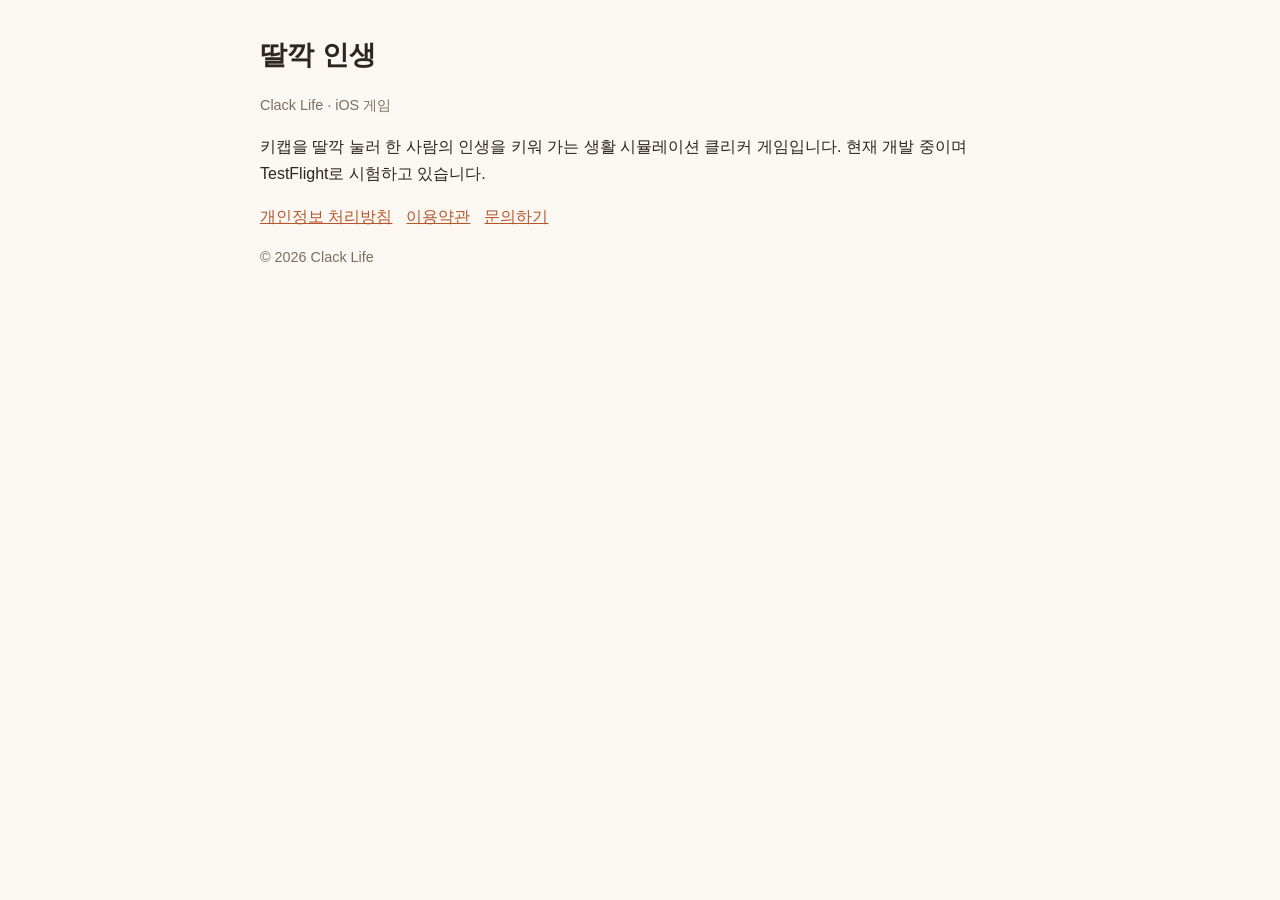
<file: index.html>
<!doctype html>
<html lang="ko"><head><meta charset="utf-8"><meta name="viewport" content="width=device-width,initial-scale=1">
<title>딸깍 인생 (Clack Life)</title><link rel="stylesheet" href="style.css"></head>
<body>
<h1>딸깍 인생</h1>
<p class="muted">Clack Life · iOS 게임</p>
<p>키캡을 딸깍 눌러 한 사람의 인생을 키워 가는 생활 시뮬레이션 클리커 게임입니다. 현재 개발 중이며 TestFlight로 시험하고 있습니다.</p>
<nav><a href="privacy.html">개인정보 처리방침</a><a href="terms.html">이용약관</a><a href="mailto:contact@yesterstudio.com">문의하기</a></nav>
<p class="muted">© 2026 Clack Life</p>
</body></html>
</file>
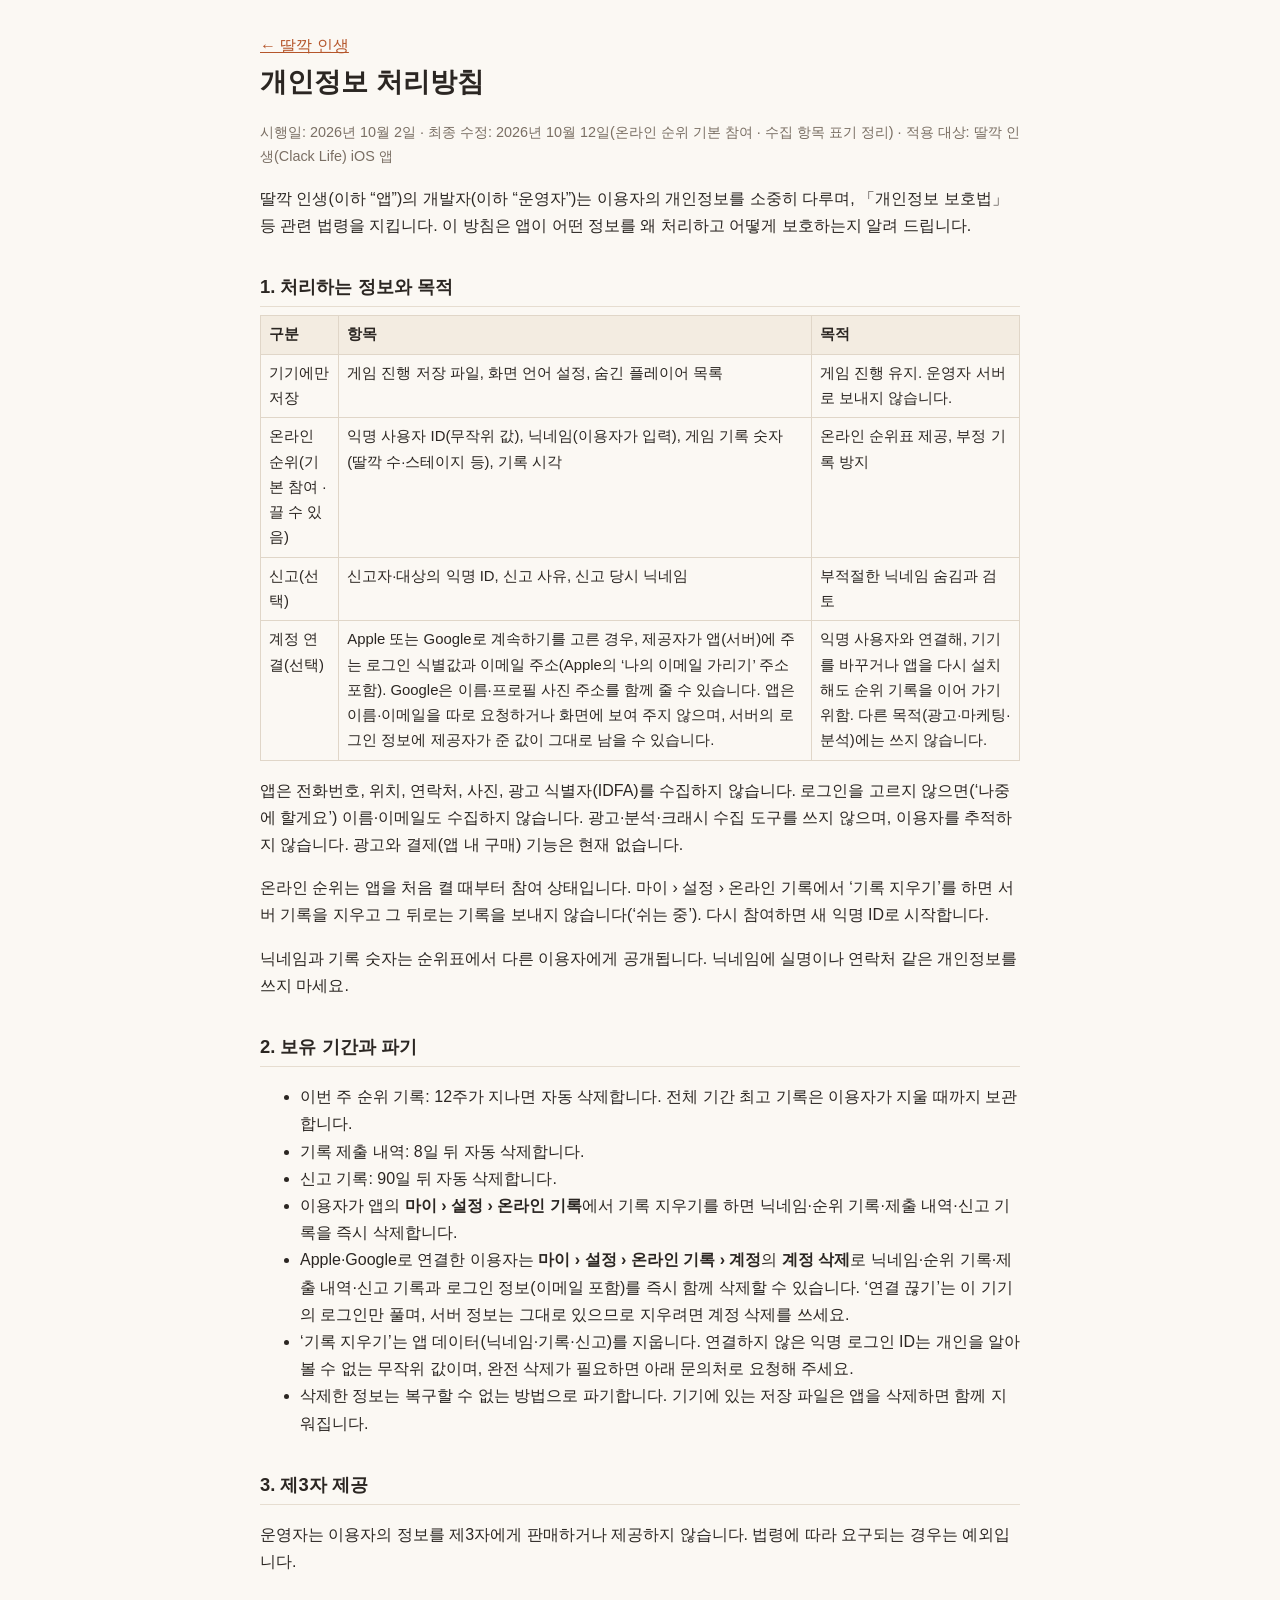
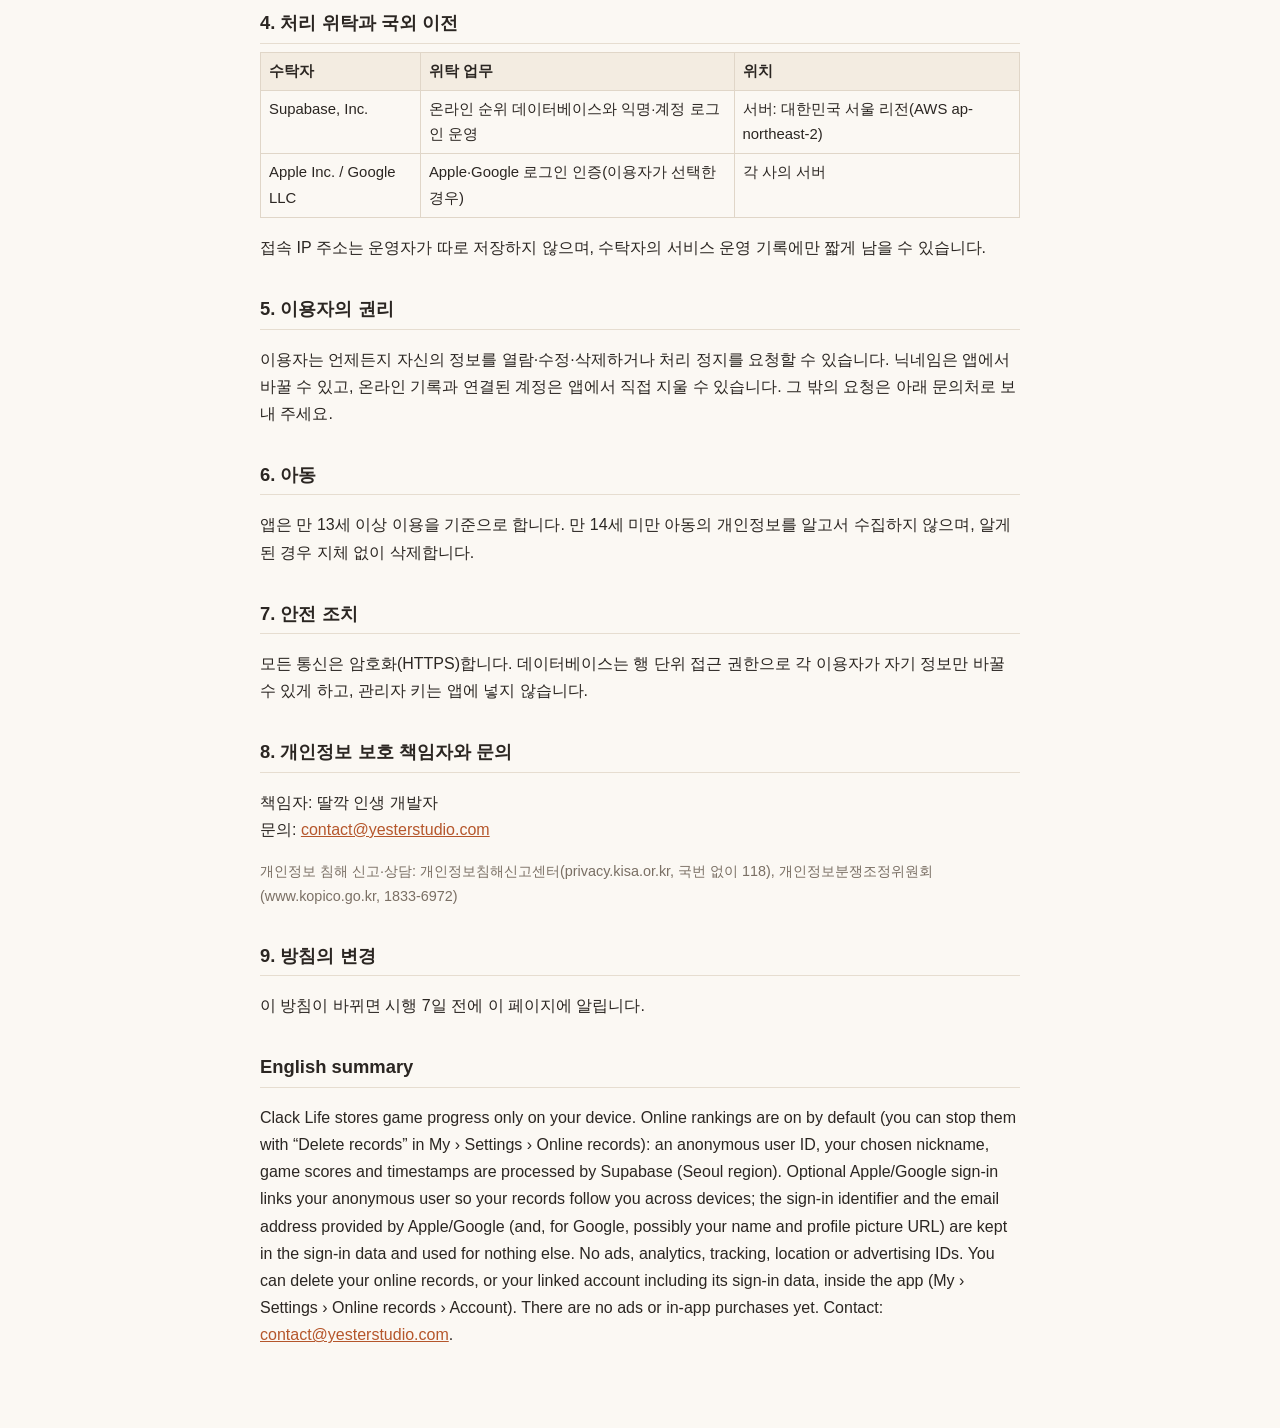
<file: privacy.html>
<!doctype html>
<html lang="ko"><head><meta charset="utf-8"><meta name="viewport" content="width=device-width,initial-scale=1">
<title>개인정보 처리방침 · 딸깍 인생</title><link rel="stylesheet" href="style.css"></head>
<body>
<nav><a href="index.html">← 딸깍 인생</a></nav>
<h1>개인정보 처리방침</h1>
<p class="muted">시행일: 2026년 10월 2일 · 최종 수정: 2026년 10월 12일(온라인 순위 기본 참여 · 수집 항목 표기 정리) · 적용 대상: 딸깍 인생(Clack Life) iOS 앱</p>

<p>딸깍 인생(이하 “앱”)의 개발자(이하 “운영자”)는 이용자의 개인정보를 소중히 다루며, 「개인정보 보호법」 등 관련 법령을 지킵니다. 이 방침은 앱이 어떤 정보를 왜 처리하고 어떻게 보호하는지 알려 드립니다.</p>

<h2>1. 처리하는 정보와 목적</h2>
<table>
<tr><th>구분</th><th>항목</th><th>목적</th></tr>
<tr><td>기기에만 저장</td><td>게임 진행 저장 파일, 화면 언어 설정, 숨긴 플레이어 목록</td><td>게임 진행 유지. 운영자 서버로 보내지 않습니다.</td></tr>
<tr><td>온라인 순위(기본 참여 · 끌 수 있음)</td><td>익명 사용자 ID(무작위 값), 닉네임(이용자가 입력), 게임 기록 숫자(딸깍 수·스테이지 등), 기록 시각</td><td>온라인 순위표 제공, 부정 기록 방지</td></tr>
<tr><td>신고(선택)</td><td>신고자·대상의 익명 ID, 신고 사유, 신고 당시 닉네임</td><td>부적절한 닉네임 숨김과 검토</td></tr>
<tr><td>계정 연결(선택)</td><td>Apple 또는 Google로 계속하기를 고른 경우, 제공자가 앱(서버)에 주는 로그인 식별값과 이메일 주소(Apple의 ‘나의 이메일 가리기’ 주소 포함). Google은 이름·프로필 사진 주소를 함께 줄 수 있습니다. 앱은 이름·이메일을 따로 요청하거나 화면에 보여 주지 않으며, 서버의 로그인 정보에 제공자가 준 값이 그대로 남을 수 있습니다.</td><td>익명 사용자와 연결해, 기기를 바꾸거나 앱을 다시 설치해도 순위 기록을 이어 가기 위함. 다른 목적(광고·마케팅·분석)에는 쓰지 않습니다.</td></tr>
</table>
<p>앱은 전화번호, 위치, 연락처, 사진, 광고 식별자(IDFA)를 수집하지 않습니다. 로그인을 고르지 않으면(‘나중에 할게요’) 이름·이메일도 수집하지 않습니다. 광고·분석·크래시 수집 도구를 쓰지 않으며, 이용자를 추적하지 않습니다. 광고와 결제(앱 내 구매) 기능은 현재 없습니다.</p>
<p>온라인 순위는 앱을 처음 켤 때부터 참여 상태입니다. 마이 › 설정 › 온라인 기록에서 ‘기록 지우기’를 하면 서버 기록을 지우고 그 뒤로는 기록을 보내지 않습니다(‘쉬는 중’). 다시 참여하면 새 익명 ID로 시작합니다.</p>
<p>닉네임과 기록 숫자는 순위표에서 다른 이용자에게 공개됩니다. 닉네임에 실명이나 연락처 같은 개인정보를 쓰지 마세요.</p>

<h2>2. 보유 기간과 파기</h2>
<ul>
<li>이번 주 순위 기록: 12주가 지나면 자동 삭제합니다. 전체 기간 최고 기록은 이용자가 지울 때까지 보관합니다.</li>
<li>기록 제출 내역: 8일 뒤 자동 삭제합니다.</li>
<li>신고 기록: 90일 뒤 자동 삭제합니다.</li>
<li>이용자가 앱의 <b>마이 › 설정 › 온라인 기록</b>에서 기록 지우기를 하면 닉네임·순위 기록·제출 내역·신고 기록을 즉시 삭제합니다.</li>
<li>Apple·Google로 연결한 이용자는 <b>마이 › 설정 › 온라인 기록 › 계정</b>의 <b>계정 삭제</b>로 닉네임·순위 기록·제출 내역·신고 기록과 로그인 정보(이메일 포함)를 즉시 함께 삭제할 수 있습니다. ‘연결 끊기’는 이 기기의 로그인만 풀며, 서버 정보는 그대로 있으므로 지우려면 계정 삭제를 쓰세요.</li>
<li>‘기록 지우기’는 앱 데이터(닉네임·기록·신고)를 지웁니다. 연결하지 않은 익명 로그인 ID는 개인을 알아볼 수 없는 무작위 값이며, 완전 삭제가 필요하면 아래 문의처로 요청해 주세요.</li>
<li>삭제한 정보는 복구할 수 없는 방법으로 파기합니다. 기기에 있는 저장 파일은 앱을 삭제하면 함께 지워집니다.</li>
</ul>

<h2>3. 제3자 제공</h2>
<p>운영자는 이용자의 정보를 제3자에게 판매하거나 제공하지 않습니다. 법령에 따라 요구되는 경우는 예외입니다.</p>

<h2>4. 처리 위탁과 국외 이전</h2>
<table>
<tr><th>수탁자</th><th>위탁 업무</th><th>위치</th></tr>
<tr><td>Supabase, Inc.</td><td>온라인 순위 데이터베이스와 익명·계정 로그인 운영</td><td>서버: 대한민국 서울 리전(AWS ap-northeast-2)</td></tr>
<tr><td>Apple Inc. / Google LLC</td><td>Apple·Google 로그인 인증(이용자가 선택한 경우)</td><td>각 사의 서버</td></tr>
</table>
<p>접속 IP 주소는 운영자가 따로 저장하지 않으며, 수탁자의 서비스 운영 기록에만 짧게 남을 수 있습니다.</p>

<h2>5. 이용자의 권리</h2>
<p>이용자는 언제든지 자신의 정보를 열람·수정·삭제하거나 처리 정지를 요청할 수 있습니다. 닉네임은 앱에서 바꿀 수 있고, 온라인 기록과 연결된 계정은 앱에서 직접 지울 수 있습니다. 그 밖의 요청은 아래 문의처로 보내 주세요.</p>

<h2>6. 아동</h2>
<p>앱은 만 13세 이상 이용을 기준으로 합니다. 만 14세 미만 아동의 개인정보를 알고서 수집하지 않으며, 알게 된 경우 지체 없이 삭제합니다.</p>

<h2>7. 안전 조치</h2>
<p>모든 통신은 암호화(HTTPS)합니다. 데이터베이스는 행 단위 접근 권한으로 각 이용자가 자기 정보만 바꿀 수 있게 하고, 관리자 키는 앱에 넣지 않습니다.</p>

<h2>8. 개인정보 보호 책임자와 문의</h2>
<p>책임자: 딸깍 인생 개발자<br>문의: <a href="mailto:contact@yesterstudio.com">contact@yesterstudio.com</a></p>
<p class="muted">개인정보 침해 신고·상담: 개인정보침해신고센터(privacy.kisa.or.kr, 국번 없이 118), 개인정보분쟁조정위원회(www.kopico.go.kr, 1833-6972)</p>

<h2>9. 방침의 변경</h2>
<p>이 방침이 바뀌면 시행 7일 전에 이 페이지에 알립니다.</p>

<h2>English summary</h2>
<p>Clack Life stores game progress only on your device. Online rankings are on by default (you can stop them with “Delete records” in My › Settings › Online records): an anonymous user ID, your chosen nickname, game scores and timestamps are processed by Supabase (Seoul region). Optional Apple/Google sign-in links your anonymous user so your records follow you across devices; the sign-in identifier and the email address provided by Apple/Google (and, for Google, possibly your name and profile picture URL) are kept in the sign-in data and used for nothing else. No ads, analytics, tracking, location or advertising IDs. You can delete your online records, or your linked account including its sign-in data, inside the app (My › Settings › Online records › Account). There are no ads or in-app purchases yet. Contact: <a href="mailto:contact@yesterstudio.com">contact@yesterstudio.com</a>.</p>
</body></html>
</file>
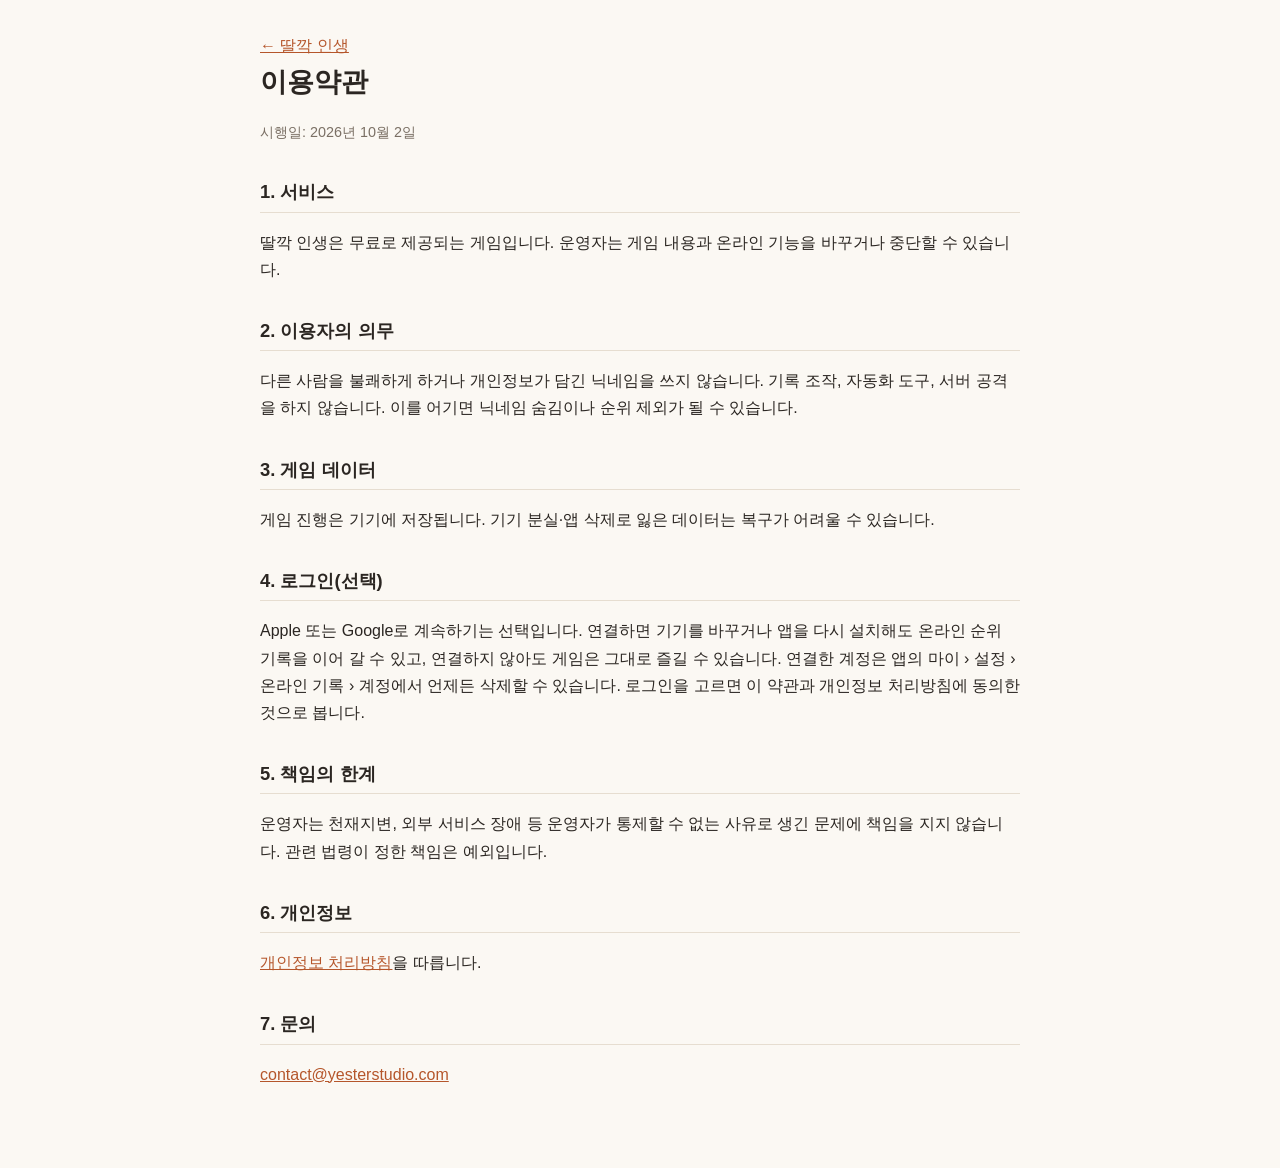
<file: terms.html>
<!doctype html>
<html lang="ko"><head><meta charset="utf-8"><meta name="viewport" content="width=device-width,initial-scale=1">
<title>이용약관 · 딸깍 인생</title><link rel="stylesheet" href="style.css"></head>
<body>
<nav><a href="index.html">← 딸깍 인생</a></nav>
<h1>이용약관</h1>
<p class="muted">시행일: 2026년 10월 2일</p>
<h2>1. 서비스</h2><p>딸깍 인생은 무료로 제공되는 게임입니다. 운영자는 게임 내용과 온라인 기능을 바꾸거나 중단할 수 있습니다.</p>
<h2>2. 이용자의 의무</h2><p>다른 사람을 불쾌하게 하거나 개인정보가 담긴 닉네임을 쓰지 않습니다. 기록 조작, 자동화 도구, 서버 공격을 하지 않습니다. 이를 어기면 닉네임 숨김이나 순위 제외가 될 수 있습니다.</p>
<h2>3. 게임 데이터</h2><p>게임 진행은 기기에 저장됩니다. 기기 분실·앱 삭제로 잃은 데이터는 복구가 어려울 수 있습니다.</p>
<h2>4. 로그인(선택)</h2><p>Apple 또는 Google로 계속하기는 선택입니다. 연결하면 기기를 바꾸거나 앱을 다시 설치해도 온라인 순위 기록을 이어 갈 수 있고, 연결하지 않아도 게임은 그대로 즐길 수 있습니다. 연결한 계정은 앱의 마이 › 설정 › 온라인 기록 › 계정에서 언제든 삭제할 수 있습니다. 로그인을 고르면 이 약관과 개인정보 처리방침에 동의한 것으로 봅니다.</p>
<h2>5. 책임의 한계</h2><p>운영자는 천재지변, 외부 서비스 장애 등 운영자가 통제할 수 없는 사유로 생긴 문제에 책임을 지지 않습니다. 관련 법령이 정한 책임은 예외입니다.</p>
<h2>6. 개인정보</h2><p><a href="privacy.html">개인정보 처리방침</a>을 따릅니다.</p>
<h2>7. 문의</h2><p><a href="mailto:contact@yesterstudio.com">contact@yesterstudio.com</a></p>
</body></html>
</file>
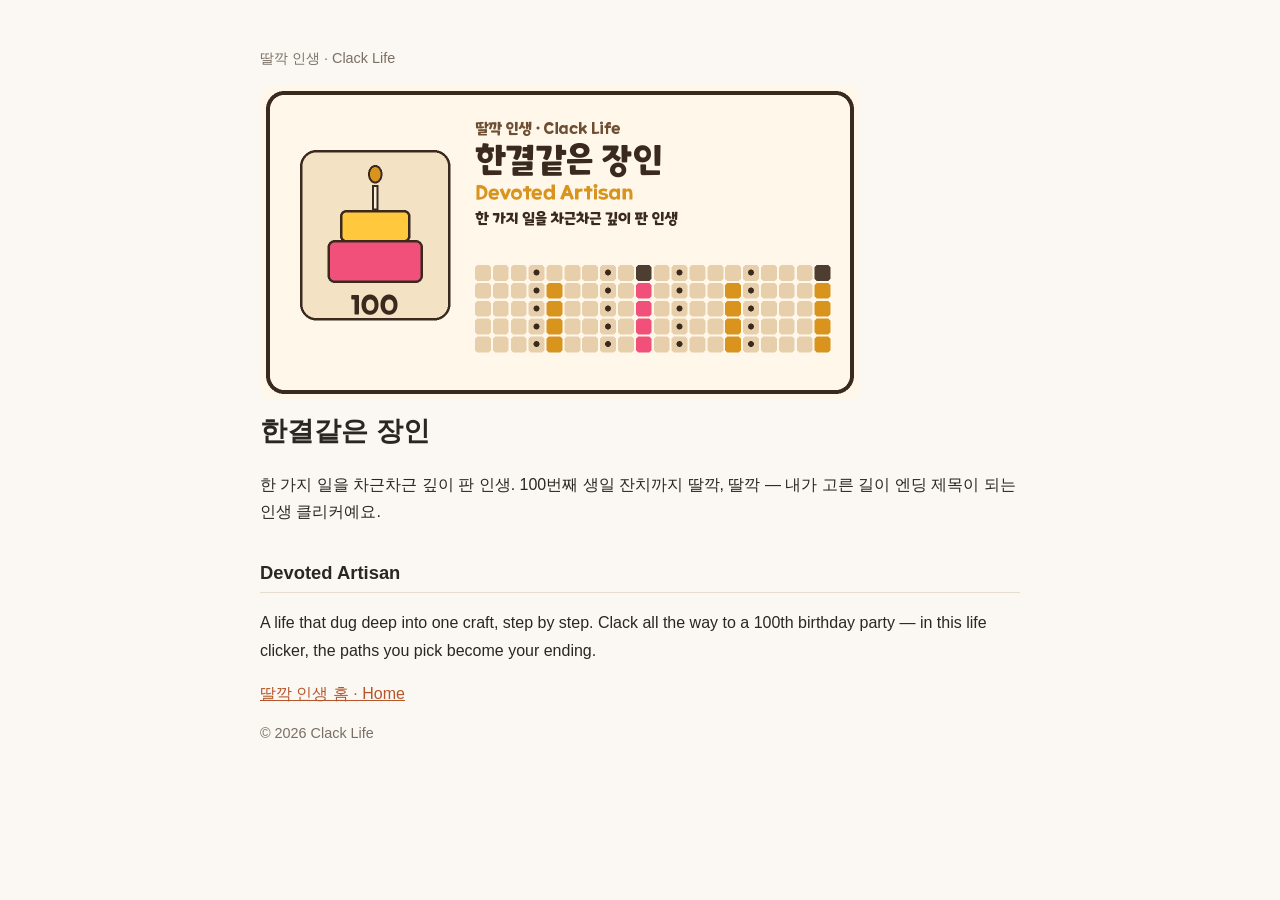
<file: e/artisan.html>
<!doctype html>
<!-- 생성 파일: python3 tools/gen_share_site.py (OV-113 E2, PROPOSED). 손으로 고치지 말고 data/endings.json을 고친 뒤 다시 만든다. -->
<html lang="ko"><head><meta charset="utf-8"><meta name="viewport" content="width=device-width,initial-scale=1">
<title>한결같은 장인 · Devoted Artisan | 딸깍 인생 (Clack Life)</title>
<meta name="description" content="한 가지 일을 차근차근 깊이 판 인생 — 100번째 생일 잔치로 마무리한 딸깍 인생 엔딩이에요. / A life that dug deep into one craft, step by step — an ending from Clack Life, wrapped up with a 100th birthday party.">
<meta property="og:type" content="website">
<meta property="og:site_name" content="딸깍 인생 (Clack Life)">
<meta property="og:title" content="한결같은 장인 · Devoted Artisan | 딸깍 인생 (Clack Life)">
<meta property="og:description" content="한 가지 일을 차근차근 깊이 판 인생 — 100번째 생일 잔치로 마무리한 딸깍 인생 엔딩이에요. / A life that dug deep into one craft, step by step — an ending from Clack Life, wrapped up with a 100th birthday party.">
<meta property="og:url" content="https://hyunstark124.github.io/clack-life-site/e/artisan.html">
<meta property="og:image" content="https://hyunstark124.github.io/clack-life-site/e/img/artisan.png">
<meta property="og:image:width" content="1200">
<meta property="og:image:height" content="630">
<meta property="og:image:alt" content="한결같은 장인 · Devoted Artisan">
<meta property="og:locale" content="ko_KR">
<meta property="og:locale:alternate" content="en_US">
<meta name="twitter:card" content="summary_large_image">
<meta name="twitter:title" content="한결같은 장인 · Devoted Artisan | 딸깍 인생 (Clack Life)">
<meta name="twitter:description" content="한 가지 일을 차근차근 깊이 판 인생 — 100번째 생일 잔치로 마무리한 딸깍 인생 엔딩이에요. / A life that dug deep into one craft, step by step — an ending from Clack Life, wrapped up with a 100th birthday party.">
<meta name="twitter:image" content="https://hyunstark124.github.io/clack-life-site/e/img/artisan.png">
<link rel="stylesheet" href="../style.css"></head>
<body>
<p class="muted">딸깍 인생 · Clack Life</p>
<img src="img/artisan.png" alt="한결같은 장인 · Devoted Artisan" width="600" height="315" style="max-width:100%;height:auto;border-radius:12px">
<h1>한결같은 장인</h1>
<p>한 가지 일을 차근차근 깊이 판 인생. 100번째 생일 잔치까지 딸깍, 딸깍 — 내가 고른 길이 엔딩 제목이 되는 인생 클리커예요.</p>
<h2 lang="en">Devoted Artisan</h2>
<p lang="en">A life that dug deep into one craft, step by step. Clack all the way to a 100th birthday party — in this life clicker, the paths you pick become your ending.</p>
<nav><a href="../index.html">딸깍 인생 홈 · Home</a></nav>
<p class="muted">© 2026 Clack Life</p>
</body></html>
</file>
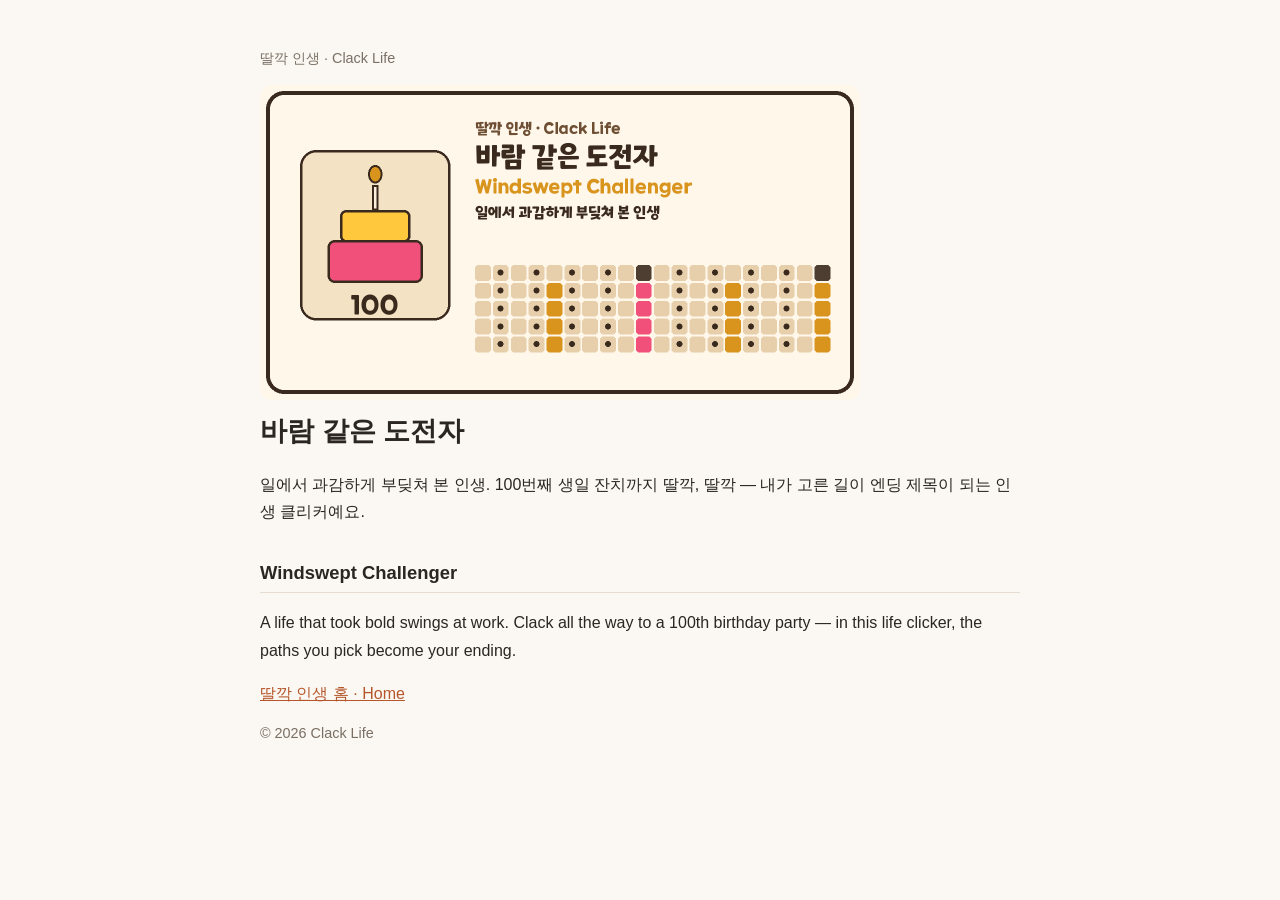
<file: e/challenger.html>
<!doctype html>
<!-- 생성 파일: python3 tools/gen_share_site.py (OV-113 E2, PROPOSED). 손으로 고치지 말고 data/endings.json을 고친 뒤 다시 만든다. -->
<html lang="ko"><head><meta charset="utf-8"><meta name="viewport" content="width=device-width,initial-scale=1">
<title>바람 같은 도전자 · Windswept Challenger | 딸깍 인생 (Clack Life)</title>
<meta name="description" content="일에서 과감하게 부딪쳐 본 인생 — 100번째 생일 잔치로 마무리한 딸깍 인생 엔딩이에요. / A life that took bold swings at work — an ending from Clack Life, wrapped up with a 100th birthday party.">
<meta property="og:type" content="website">
<meta property="og:site_name" content="딸깍 인생 (Clack Life)">
<meta property="og:title" content="바람 같은 도전자 · Windswept Challenger | 딸깍 인생 (Clack Life)">
<meta property="og:description" content="일에서 과감하게 부딪쳐 본 인생 — 100번째 생일 잔치로 마무리한 딸깍 인생 엔딩이에요. / A life that took bold swings at work — an ending from Clack Life, wrapped up with a 100th birthday party.">
<meta property="og:url" content="https://hyunstark124.github.io/clack-life-site/e/challenger.html">
<meta property="og:image" content="https://hyunstark124.github.io/clack-life-site/e/img/challenger.png">
<meta property="og:image:width" content="1200">
<meta property="og:image:height" content="630">
<meta property="og:image:alt" content="바람 같은 도전자 · Windswept Challenger">
<meta property="og:locale" content="ko_KR">
<meta property="og:locale:alternate" content="en_US">
<meta name="twitter:card" content="summary_large_image">
<meta name="twitter:title" content="바람 같은 도전자 · Windswept Challenger | 딸깍 인생 (Clack Life)">
<meta name="twitter:description" content="일에서 과감하게 부딪쳐 본 인생 — 100번째 생일 잔치로 마무리한 딸깍 인생 엔딩이에요. / A life that took bold swings at work — an ending from Clack Life, wrapped up with a 100th birthday party.">
<meta name="twitter:image" content="https://hyunstark124.github.io/clack-life-site/e/img/challenger.png">
<link rel="stylesheet" href="../style.css"></head>
<body>
<p class="muted">딸깍 인생 · Clack Life</p>
<img src="img/challenger.png" alt="바람 같은 도전자 · Windswept Challenger" width="600" height="315" style="max-width:100%;height:auto;border-radius:12px">
<h1>바람 같은 도전자</h1>
<p>일에서 과감하게 부딪쳐 본 인생. 100번째 생일 잔치까지 딸깍, 딸깍 — 내가 고른 길이 엔딩 제목이 되는 인생 클리커예요.</p>
<h2 lang="en">Windswept Challenger</h2>
<p lang="en">A life that took bold swings at work. Clack all the way to a 100th birthday party — in this life clicker, the paths you pick become your ending.</p>
<nav><a href="../index.html">딸깍 인생 홈 · Home</a></nav>
<p class="muted">© 2026 Clack Life</p>
</body></html>
</file>
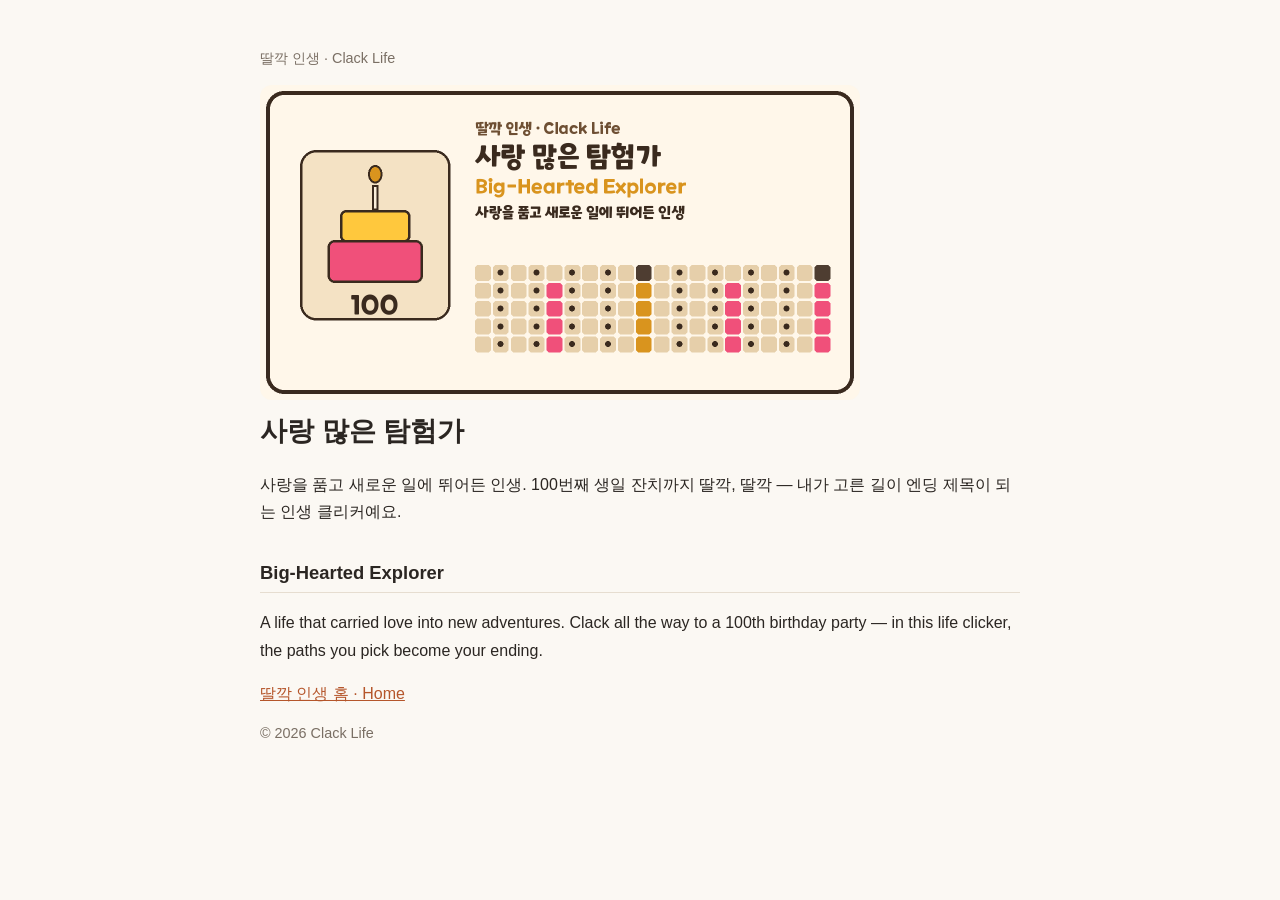
<file: e/explorer.html>
<!doctype html>
<!-- 생성 파일: python3 tools/gen_share_site.py (OV-113 E2, PROPOSED). 손으로 고치지 말고 data/endings.json을 고친 뒤 다시 만든다. -->
<html lang="ko"><head><meta charset="utf-8"><meta name="viewport" content="width=device-width,initial-scale=1">
<title>사랑 많은 탐험가 · Big-Hearted Explorer | 딸깍 인생 (Clack Life)</title>
<meta name="description" content="사랑을 품고 새로운 일에 뛰어든 인생 — 100번째 생일 잔치로 마무리한 딸깍 인생 엔딩이에요. / A life that carried love into new adventures — an ending from Clack Life, wrapped up with a 100th birthday party.">
<meta property="og:type" content="website">
<meta property="og:site_name" content="딸깍 인생 (Clack Life)">
<meta property="og:title" content="사랑 많은 탐험가 · Big-Hearted Explorer | 딸깍 인생 (Clack Life)">
<meta property="og:description" content="사랑을 품고 새로운 일에 뛰어든 인생 — 100번째 생일 잔치로 마무리한 딸깍 인생 엔딩이에요. / A life that carried love into new adventures — an ending from Clack Life, wrapped up with a 100th birthday party.">
<meta property="og:url" content="https://hyunstark124.github.io/clack-life-site/e/explorer.html">
<meta property="og:image" content="https://hyunstark124.github.io/clack-life-site/e/img/explorer.png">
<meta property="og:image:width" content="1200">
<meta property="og:image:height" content="630">
<meta property="og:image:alt" content="사랑 많은 탐험가 · Big-Hearted Explorer">
<meta property="og:locale" content="ko_KR">
<meta property="og:locale:alternate" content="en_US">
<meta name="twitter:card" content="summary_large_image">
<meta name="twitter:title" content="사랑 많은 탐험가 · Big-Hearted Explorer | 딸깍 인생 (Clack Life)">
<meta name="twitter:description" content="사랑을 품고 새로운 일에 뛰어든 인생 — 100번째 생일 잔치로 마무리한 딸깍 인생 엔딩이에요. / A life that carried love into new adventures — an ending from Clack Life, wrapped up with a 100th birthday party.">
<meta name="twitter:image" content="https://hyunstark124.github.io/clack-life-site/e/img/explorer.png">
<link rel="stylesheet" href="../style.css"></head>
<body>
<p class="muted">딸깍 인생 · Clack Life</p>
<img src="img/explorer.png" alt="사랑 많은 탐험가 · Big-Hearted Explorer" width="600" height="315" style="max-width:100%;height:auto;border-radius:12px">
<h1>사랑 많은 탐험가</h1>
<p>사랑을 품고 새로운 일에 뛰어든 인생. 100번째 생일 잔치까지 딸깍, 딸깍 — 내가 고른 길이 엔딩 제목이 되는 인생 클리커예요.</p>
<h2 lang="en">Big-Hearted Explorer</h2>
<p lang="en">A life that carried love into new adventures. Clack all the way to a 100th birthday party — in this life clicker, the paths you pick become your ending.</p>
<nav><a href="../index.html">딸깍 인생 홈 · Home</a></nav>
<p class="muted">© 2026 Clack Life</p>
</body></html>
</file>
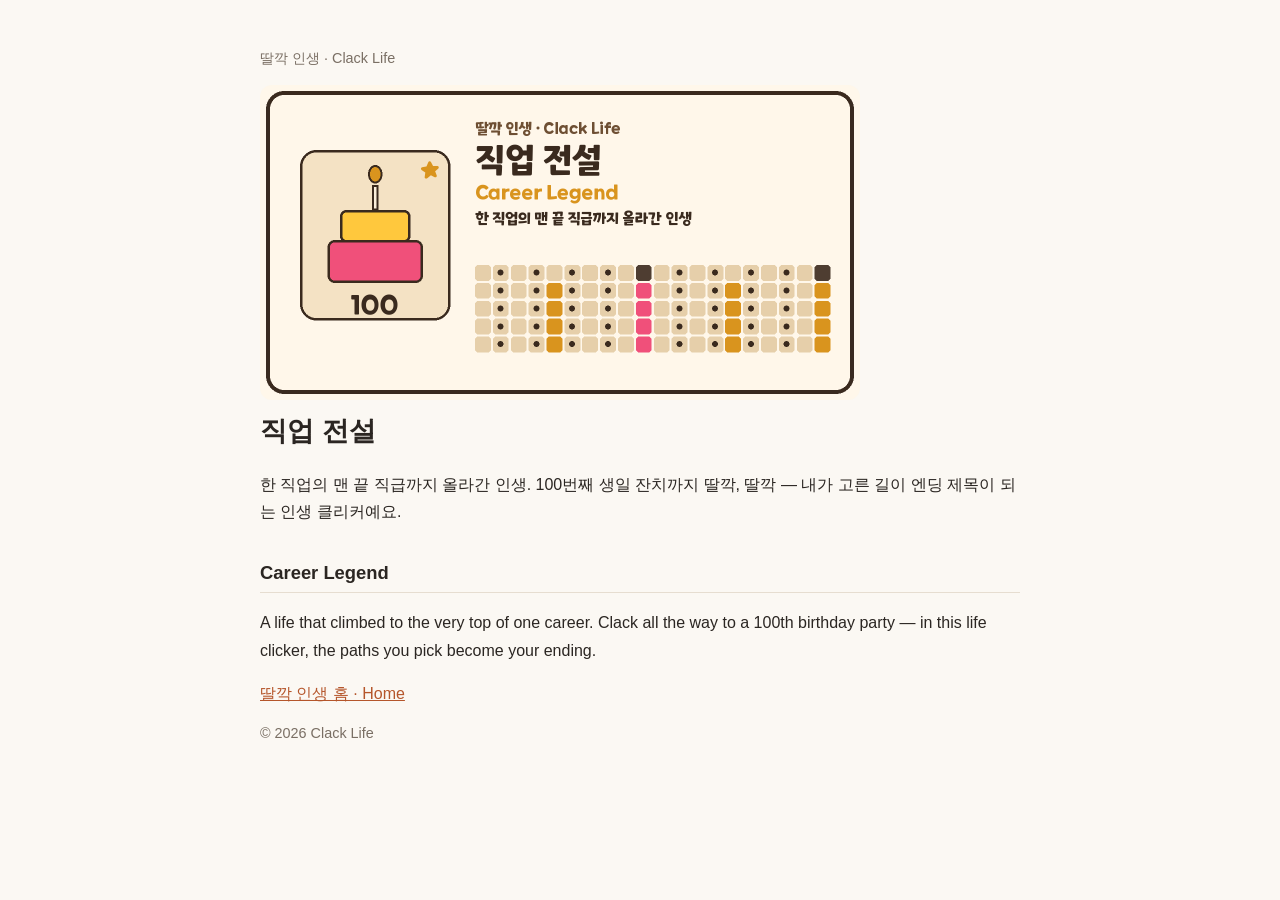
<file: e/legend.html>
<!doctype html>
<!-- 생성 파일: python3 tools/gen_share_site.py (OV-113 E2, PROPOSED). 손으로 고치지 말고 data/endings.json을 고친 뒤 다시 만든다. -->
<html lang="ko"><head><meta charset="utf-8"><meta name="viewport" content="width=device-width,initial-scale=1">
<title>직업 전설 · Career Legend | 딸깍 인생 (Clack Life)</title>
<meta name="description" content="한 직업의 맨 끝 직급까지 올라간 인생 — 100번째 생일 잔치로 마무리한 딸깍 인생 엔딩이에요. / A life that climbed to the very top of one career — an ending from Clack Life, wrapped up with a 100th birthday party.">
<meta property="og:type" content="website">
<meta property="og:site_name" content="딸깍 인생 (Clack Life)">
<meta property="og:title" content="직업 전설 · Career Legend | 딸깍 인생 (Clack Life)">
<meta property="og:description" content="한 직업의 맨 끝 직급까지 올라간 인생 — 100번째 생일 잔치로 마무리한 딸깍 인생 엔딩이에요. / A life that climbed to the very top of one career — an ending from Clack Life, wrapped up with a 100th birthday party.">
<meta property="og:url" content="https://hyunstark124.github.io/clack-life-site/e/legend.html">
<meta property="og:image" content="https://hyunstark124.github.io/clack-life-site/e/img/legend.png">
<meta property="og:image:width" content="1200">
<meta property="og:image:height" content="630">
<meta property="og:image:alt" content="직업 전설 · Career Legend">
<meta property="og:locale" content="ko_KR">
<meta property="og:locale:alternate" content="en_US">
<meta name="twitter:card" content="summary_large_image">
<meta name="twitter:title" content="직업 전설 · Career Legend | 딸깍 인생 (Clack Life)">
<meta name="twitter:description" content="한 직업의 맨 끝 직급까지 올라간 인생 — 100번째 생일 잔치로 마무리한 딸깍 인생 엔딩이에요. / A life that climbed to the very top of one career — an ending from Clack Life, wrapped up with a 100th birthday party.">
<meta name="twitter:image" content="https://hyunstark124.github.io/clack-life-site/e/img/legend.png">
<link rel="stylesheet" href="../style.css"></head>
<body>
<p class="muted">딸깍 인생 · Clack Life</p>
<img src="img/legend.png" alt="직업 전설 · Career Legend" width="600" height="315" style="max-width:100%;height:auto;border-radius:12px">
<h1>직업 전설</h1>
<p>한 직업의 맨 끝 직급까지 올라간 인생. 100번째 생일 잔치까지 딸깍, 딸깍 — 내가 고른 길이 엔딩 제목이 되는 인생 클리커예요.</p>
<h2 lang="en">Career Legend</h2>
<p lang="en">A life that climbed to the very top of one career. Clack all the way to a 100th birthday party — in this life clicker, the paths you pick become your ending.</p>
<nav><a href="../index.html">딸깍 인생 홈 · Home</a></nav>
<p class="muted">© 2026 Clack Life</p>
</body></html>
</file>
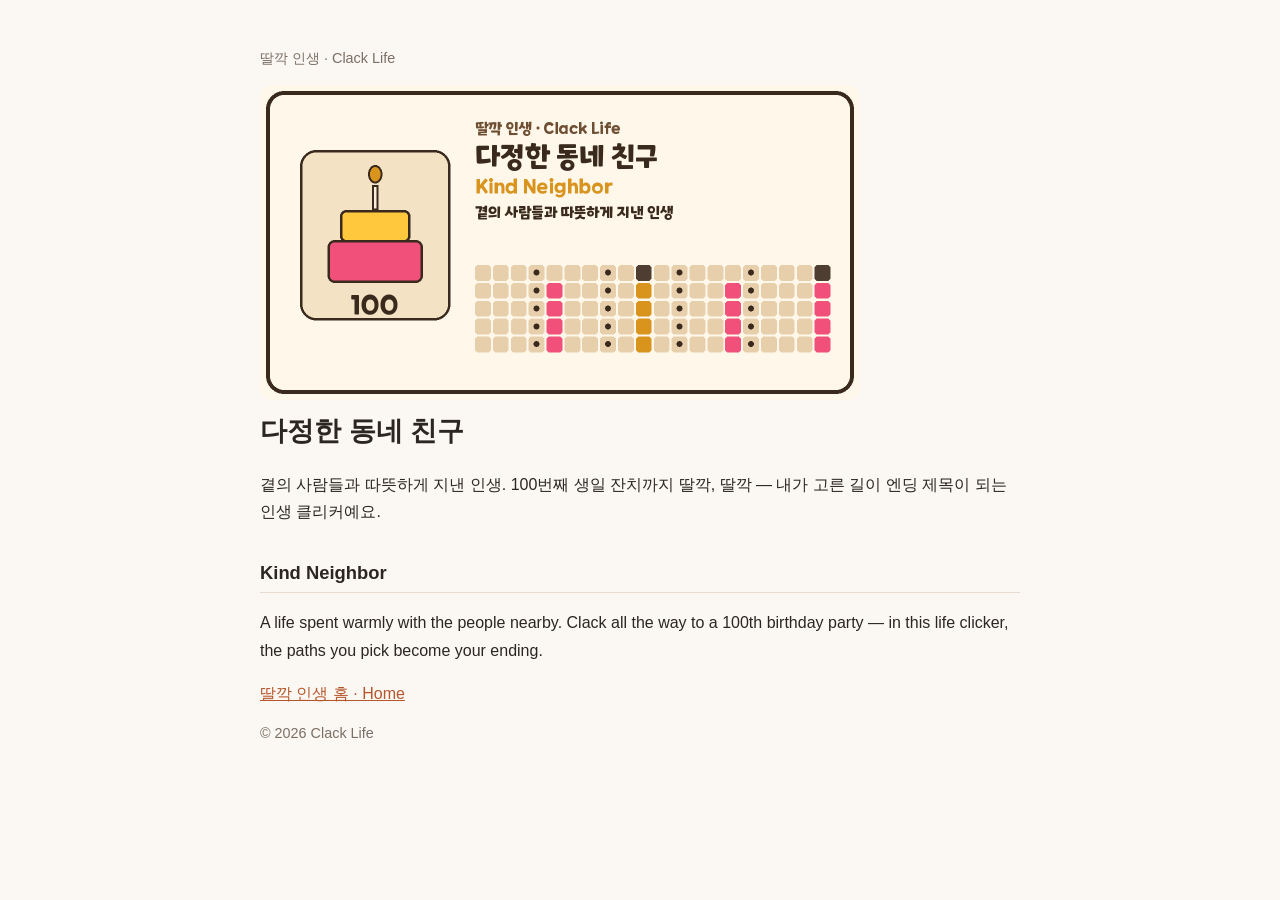
<file: e/neighbor.html>
<!doctype html>
<!-- 생성 파일: python3 tools/gen_share_site.py (OV-113 E2, PROPOSED). 손으로 고치지 말고 data/endings.json을 고친 뒤 다시 만든다. -->
<html lang="ko"><head><meta charset="utf-8"><meta name="viewport" content="width=device-width,initial-scale=1">
<title>다정한 동네 친구 · Kind Neighbor | 딸깍 인생 (Clack Life)</title>
<meta name="description" content="곁의 사람들과 따뜻하게 지낸 인생 — 100번째 생일 잔치로 마무리한 딸깍 인생 엔딩이에요. / A life spent warmly with the people nearby — an ending from Clack Life, wrapped up with a 100th birthday party.">
<meta property="og:type" content="website">
<meta property="og:site_name" content="딸깍 인생 (Clack Life)">
<meta property="og:title" content="다정한 동네 친구 · Kind Neighbor | 딸깍 인생 (Clack Life)">
<meta property="og:description" content="곁의 사람들과 따뜻하게 지낸 인생 — 100번째 생일 잔치로 마무리한 딸깍 인생 엔딩이에요. / A life spent warmly with the people nearby — an ending from Clack Life, wrapped up with a 100th birthday party.">
<meta property="og:url" content="https://hyunstark124.github.io/clack-life-site/e/neighbor.html">
<meta property="og:image" content="https://hyunstark124.github.io/clack-life-site/e/img/neighbor.png">
<meta property="og:image:width" content="1200">
<meta property="og:image:height" content="630">
<meta property="og:image:alt" content="다정한 동네 친구 · Kind Neighbor">
<meta property="og:locale" content="ko_KR">
<meta property="og:locale:alternate" content="en_US">
<meta name="twitter:card" content="summary_large_image">
<meta name="twitter:title" content="다정한 동네 친구 · Kind Neighbor | 딸깍 인생 (Clack Life)">
<meta name="twitter:description" content="곁의 사람들과 따뜻하게 지낸 인생 — 100번째 생일 잔치로 마무리한 딸깍 인생 엔딩이에요. / A life spent warmly with the people nearby — an ending from Clack Life, wrapped up with a 100th birthday party.">
<meta name="twitter:image" content="https://hyunstark124.github.io/clack-life-site/e/img/neighbor.png">
<link rel="stylesheet" href="../style.css"></head>
<body>
<p class="muted">딸깍 인생 · Clack Life</p>
<img src="img/neighbor.png" alt="다정한 동네 친구 · Kind Neighbor" width="600" height="315" style="max-width:100%;height:auto;border-radius:12px">
<h1>다정한 동네 친구</h1>
<p>곁의 사람들과 따뜻하게 지낸 인생. 100번째 생일 잔치까지 딸깍, 딸깍 — 내가 고른 길이 엔딩 제목이 되는 인생 클리커예요.</p>
<h2 lang="en">Kind Neighbor</h2>
<p lang="en">A life spent warmly with the people nearby. Clack all the way to a 100th birthday party — in this life clicker, the paths you pick become your ending.</p>
<nav><a href="../index.html">딸깍 인생 홈 · Home</a></nav>
<p class="muted">© 2026 Clack Life</p>
</body></html>
</file>
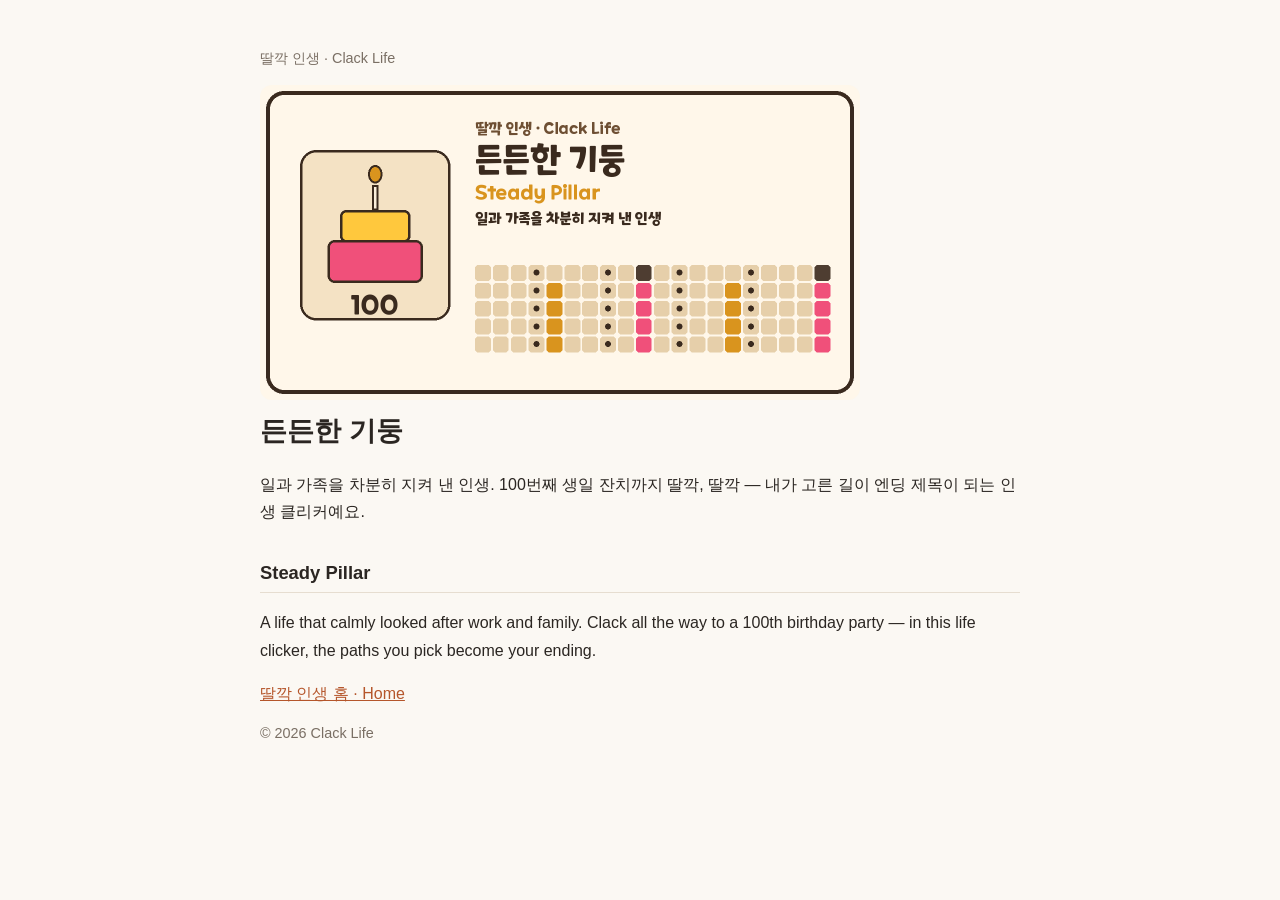
<file: e/pillar.html>
<!doctype html>
<!-- 생성 파일: python3 tools/gen_share_site.py (OV-113 E2, PROPOSED). 손으로 고치지 말고 data/endings.json을 고친 뒤 다시 만든다. -->
<html lang="ko"><head><meta charset="utf-8"><meta name="viewport" content="width=device-width,initial-scale=1">
<title>든든한 기둥 · Steady Pillar | 딸깍 인생 (Clack Life)</title>
<meta name="description" content="일과 가족을 차분히 지켜 낸 인생 — 100번째 생일 잔치로 마무리한 딸깍 인생 엔딩이에요. / A life that calmly looked after work and family — an ending from Clack Life, wrapped up with a 100th birthday party.">
<meta property="og:type" content="website">
<meta property="og:site_name" content="딸깍 인생 (Clack Life)">
<meta property="og:title" content="든든한 기둥 · Steady Pillar | 딸깍 인생 (Clack Life)">
<meta property="og:description" content="일과 가족을 차분히 지켜 낸 인생 — 100번째 생일 잔치로 마무리한 딸깍 인생 엔딩이에요. / A life that calmly looked after work and family — an ending from Clack Life, wrapped up with a 100th birthday party.">
<meta property="og:url" content="https://hyunstark124.github.io/clack-life-site/e/pillar.html">
<meta property="og:image" content="https://hyunstark124.github.io/clack-life-site/e/img/pillar.png">
<meta property="og:image:width" content="1200">
<meta property="og:image:height" content="630">
<meta property="og:image:alt" content="든든한 기둥 · Steady Pillar">
<meta property="og:locale" content="ko_KR">
<meta property="og:locale:alternate" content="en_US">
<meta name="twitter:card" content="summary_large_image">
<meta name="twitter:title" content="든든한 기둥 · Steady Pillar | 딸깍 인생 (Clack Life)">
<meta name="twitter:description" content="일과 가족을 차분히 지켜 낸 인생 — 100번째 생일 잔치로 마무리한 딸깍 인생 엔딩이에요. / A life that calmly looked after work and family — an ending from Clack Life, wrapped up with a 100th birthday party.">
<meta name="twitter:image" content="https://hyunstark124.github.io/clack-life-site/e/img/pillar.png">
<link rel="stylesheet" href="../style.css"></head>
<body>
<p class="muted">딸깍 인생 · Clack Life</p>
<img src="img/pillar.png" alt="든든한 기둥 · Steady Pillar" width="600" height="315" style="max-width:100%;height:auto;border-radius:12px">
<h1>든든한 기둥</h1>
<p>일과 가족을 차분히 지켜 낸 인생. 100번째 생일 잔치까지 딸깍, 딸깍 — 내가 고른 길이 엔딩 제목이 되는 인생 클리커예요.</p>
<h2 lang="en">Steady Pillar</h2>
<p lang="en">A life that calmly looked after work and family. Clack all the way to a 100th birthday party — in this life clicker, the paths you pick become your ending.</p>
<nav><a href="../index.html">딸깍 인생 홈 · Home</a></nav>
<p class="muted">© 2026 Clack Life</p>
</body></html>
</file>
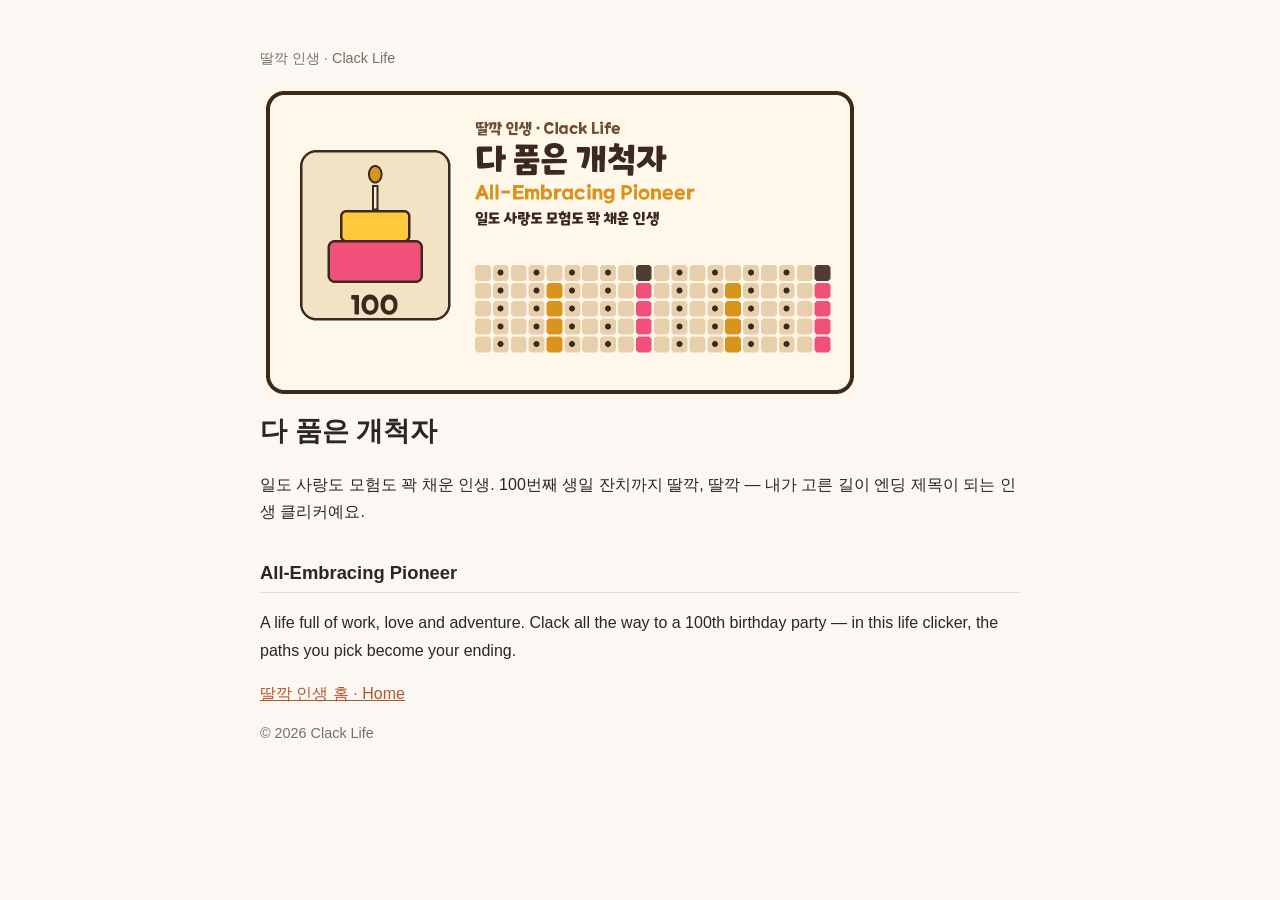
<file: e/pioneer.html>
<!doctype html>
<!-- 생성 파일: python3 tools/gen_share_site.py (OV-113 E2, PROPOSED). 손으로 고치지 말고 data/endings.json을 고친 뒤 다시 만든다. -->
<html lang="ko"><head><meta charset="utf-8"><meta name="viewport" content="width=device-width,initial-scale=1">
<title>다 품은 개척자 · All-Embracing Pioneer | 딸깍 인생 (Clack Life)</title>
<meta name="description" content="일도 사랑도 모험도 꽉 채운 인생 — 100번째 생일 잔치로 마무리한 딸깍 인생 엔딩이에요. / A life full of work, love and adventure — an ending from Clack Life, wrapped up with a 100th birthday party.">
<meta property="og:type" content="website">
<meta property="og:site_name" content="딸깍 인생 (Clack Life)">
<meta property="og:title" content="다 품은 개척자 · All-Embracing Pioneer | 딸깍 인생 (Clack Life)">
<meta property="og:description" content="일도 사랑도 모험도 꽉 채운 인생 — 100번째 생일 잔치로 마무리한 딸깍 인생 엔딩이에요. / A life full of work, love and adventure — an ending from Clack Life, wrapped up with a 100th birthday party.">
<meta property="og:url" content="https://hyunstark124.github.io/clack-life-site/e/pioneer.html">
<meta property="og:image" content="https://hyunstark124.github.io/clack-life-site/e/img/pioneer.png">
<meta property="og:image:width" content="1200">
<meta property="og:image:height" content="630">
<meta property="og:image:alt" content="다 품은 개척자 · All-Embracing Pioneer">
<meta property="og:locale" content="ko_KR">
<meta property="og:locale:alternate" content="en_US">
<meta name="twitter:card" content="summary_large_image">
<meta name="twitter:title" content="다 품은 개척자 · All-Embracing Pioneer | 딸깍 인생 (Clack Life)">
<meta name="twitter:description" content="일도 사랑도 모험도 꽉 채운 인생 — 100번째 생일 잔치로 마무리한 딸깍 인생 엔딩이에요. / A life full of work, love and adventure — an ending from Clack Life, wrapped up with a 100th birthday party.">
<meta name="twitter:image" content="https://hyunstark124.github.io/clack-life-site/e/img/pioneer.png">
<link rel="stylesheet" href="../style.css"></head>
<body>
<p class="muted">딸깍 인생 · Clack Life</p>
<img src="img/pioneer.png" alt="다 품은 개척자 · All-Embracing Pioneer" width="600" height="315" style="max-width:100%;height:auto;border-radius:12px">
<h1>다 품은 개척자</h1>
<p>일도 사랑도 모험도 꽉 채운 인생. 100번째 생일 잔치까지 딸깍, 딸깍 — 내가 고른 길이 엔딩 제목이 되는 인생 클리커예요.</p>
<h2 lang="en">All-Embracing Pioneer</h2>
<p lang="en">A life full of work, love and adventure. Clack all the way to a 100th birthday party — in this life clicker, the paths you pick become your ending.</p>
<nav><a href="../index.html">딸깍 인생 홈 · Home</a></nav>
<p class="muted">© 2026 Clack Life</p>
</body></html>
</file>
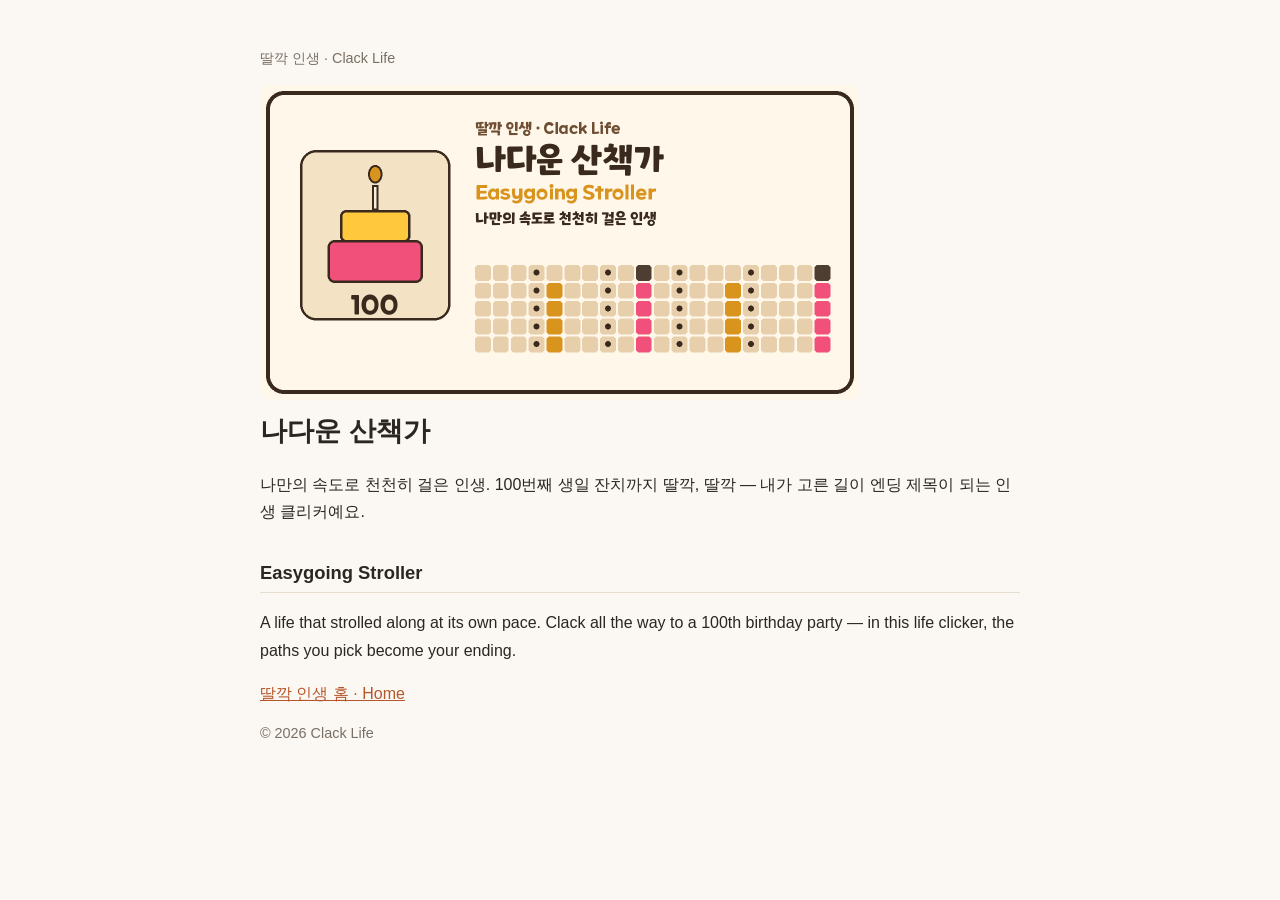
<file: e/stroller.html>
<!doctype html>
<!-- 생성 파일: python3 tools/gen_share_site.py (OV-113 E2, PROPOSED). 손으로 고치지 말고 data/endings.json을 고친 뒤 다시 만든다. -->
<html lang="ko"><head><meta charset="utf-8"><meta name="viewport" content="width=device-width,initial-scale=1">
<title>나다운 산책가 · Easygoing Stroller | 딸깍 인생 (Clack Life)</title>
<meta name="description" content="나만의 속도로 천천히 걸은 인생 — 100번째 생일 잔치로 마무리한 딸깍 인생 엔딩이에요. / A life that strolled along at its own pace — an ending from Clack Life, wrapped up with a 100th birthday party.">
<meta property="og:type" content="website">
<meta property="og:site_name" content="딸깍 인생 (Clack Life)">
<meta property="og:title" content="나다운 산책가 · Easygoing Stroller | 딸깍 인생 (Clack Life)">
<meta property="og:description" content="나만의 속도로 천천히 걸은 인생 — 100번째 생일 잔치로 마무리한 딸깍 인생 엔딩이에요. / A life that strolled along at its own pace — an ending from Clack Life, wrapped up with a 100th birthday party.">
<meta property="og:url" content="https://hyunstark124.github.io/clack-life-site/e/stroller.html">
<meta property="og:image" content="https://hyunstark124.github.io/clack-life-site/e/img/stroller.png">
<meta property="og:image:width" content="1200">
<meta property="og:image:height" content="630">
<meta property="og:image:alt" content="나다운 산책가 · Easygoing Stroller">
<meta property="og:locale" content="ko_KR">
<meta property="og:locale:alternate" content="en_US">
<meta name="twitter:card" content="summary_large_image">
<meta name="twitter:title" content="나다운 산책가 · Easygoing Stroller | 딸깍 인생 (Clack Life)">
<meta name="twitter:description" content="나만의 속도로 천천히 걸은 인생 — 100번째 생일 잔치로 마무리한 딸깍 인생 엔딩이에요. / A life that strolled along at its own pace — an ending from Clack Life, wrapped up with a 100th birthday party.">
<meta name="twitter:image" content="https://hyunstark124.github.io/clack-life-site/e/img/stroller.png">
<link rel="stylesheet" href="../style.css"></head>
<body>
<p class="muted">딸깍 인생 · Clack Life</p>
<img src="img/stroller.png" alt="나다운 산책가 · Easygoing Stroller" width="600" height="315" style="max-width:100%;height:auto;border-radius:12px">
<h1>나다운 산책가</h1>
<p>나만의 속도로 천천히 걸은 인생. 100번째 생일 잔치까지 딸깍, 딸깍 — 내가 고른 길이 엔딩 제목이 되는 인생 클리커예요.</p>
<h2 lang="en">Easygoing Stroller</h2>
<p lang="en">A life that strolled along at its own pace. Clack all the way to a 100th birthday party — in this life clicker, the paths you pick become your ending.</p>
<nav><a href="../index.html">딸깍 인생 홈 · Home</a></nav>
<p class="muted">© 2026 Clack Life</p>
</body></html>
</file>
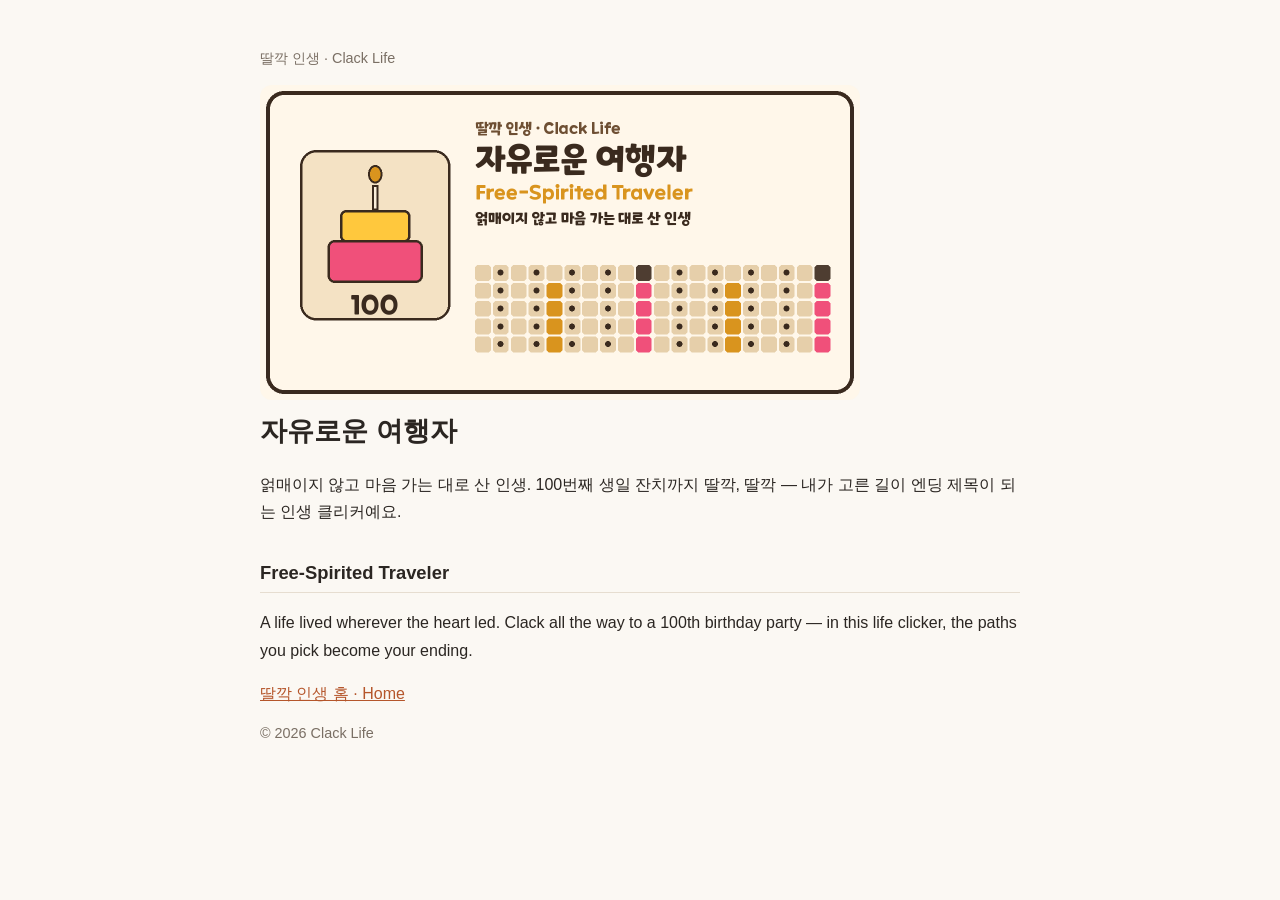
<file: e/traveler.html>
<!doctype html>
<!-- 생성 파일: python3 tools/gen_share_site.py (OV-113 E2, PROPOSED). 손으로 고치지 말고 data/endings.json을 고친 뒤 다시 만든다. -->
<html lang="ko"><head><meta charset="utf-8"><meta name="viewport" content="width=device-width,initial-scale=1">
<title>자유로운 여행자 · Free-Spirited Traveler | 딸깍 인생 (Clack Life)</title>
<meta name="description" content="얽매이지 않고 마음 가는 대로 산 인생 — 100번째 생일 잔치로 마무리한 딸깍 인생 엔딩이에요. / A life lived wherever the heart led — an ending from Clack Life, wrapped up with a 100th birthday party.">
<meta property="og:type" content="website">
<meta property="og:site_name" content="딸깍 인생 (Clack Life)">
<meta property="og:title" content="자유로운 여행자 · Free-Spirited Traveler | 딸깍 인생 (Clack Life)">
<meta property="og:description" content="얽매이지 않고 마음 가는 대로 산 인생 — 100번째 생일 잔치로 마무리한 딸깍 인생 엔딩이에요. / A life lived wherever the heart led — an ending from Clack Life, wrapped up with a 100th birthday party.">
<meta property="og:url" content="https://hyunstark124.github.io/clack-life-site/e/traveler.html">
<meta property="og:image" content="https://hyunstark124.github.io/clack-life-site/e/img/traveler.png">
<meta property="og:image:width" content="1200">
<meta property="og:image:height" content="630">
<meta property="og:image:alt" content="자유로운 여행자 · Free-Spirited Traveler">
<meta property="og:locale" content="ko_KR">
<meta property="og:locale:alternate" content="en_US">
<meta name="twitter:card" content="summary_large_image">
<meta name="twitter:title" content="자유로운 여행자 · Free-Spirited Traveler | 딸깍 인생 (Clack Life)">
<meta name="twitter:description" content="얽매이지 않고 마음 가는 대로 산 인생 — 100번째 생일 잔치로 마무리한 딸깍 인생 엔딩이에요. / A life lived wherever the heart led — an ending from Clack Life, wrapped up with a 100th birthday party.">
<meta name="twitter:image" content="https://hyunstark124.github.io/clack-life-site/e/img/traveler.png">
<link rel="stylesheet" href="../style.css"></head>
<body>
<p class="muted">딸깍 인생 · Clack Life</p>
<img src="img/traveler.png" alt="자유로운 여행자 · Free-Spirited Traveler" width="600" height="315" style="max-width:100%;height:auto;border-radius:12px">
<h1>자유로운 여행자</h1>
<p>얽매이지 않고 마음 가는 대로 산 인생. 100번째 생일 잔치까지 딸깍, 딸깍 — 내가 고른 길이 엔딩 제목이 되는 인생 클리커예요.</p>
<h2 lang="en">Free-Spirited Traveler</h2>
<p lang="en">A life lived wherever the heart led. Clack all the way to a 100th birthday party — in this life clicker, the paths you pick become your ending.</p>
<nav><a href="../index.html">딸깍 인생 홈 · Home</a></nav>
<p class="muted">© 2026 Clack Life</p>
</body></html>
</file>
<file: style.css>
body{font-family:-apple-system,BlinkMacSystemFont,"Apple SD Gothic Neo","Noto Sans KR",sans-serif;max-width:760px;margin:0 auto;padding:32px 20px 64px;line-height:1.7;color:#2b2622;background:#fbf8f3}
h1{font-size:1.7rem;margin:0 0 4px}h2{font-size:1.15rem;margin:32px 0 8px;border-bottom:1px solid #e6ddd0;padding-bottom:4px}
table{border-collapse:collapse;width:100%;font-size:.93rem}th,td{border:1px solid #e0d6c8;padding:6px 8px;text-align:left;vertical-align:top}th{background:#f3ece1}
a{color:#b5562b}.muted{color:#7a6f64;font-size:.9rem}nav a{margin-right:14px}
</file>
